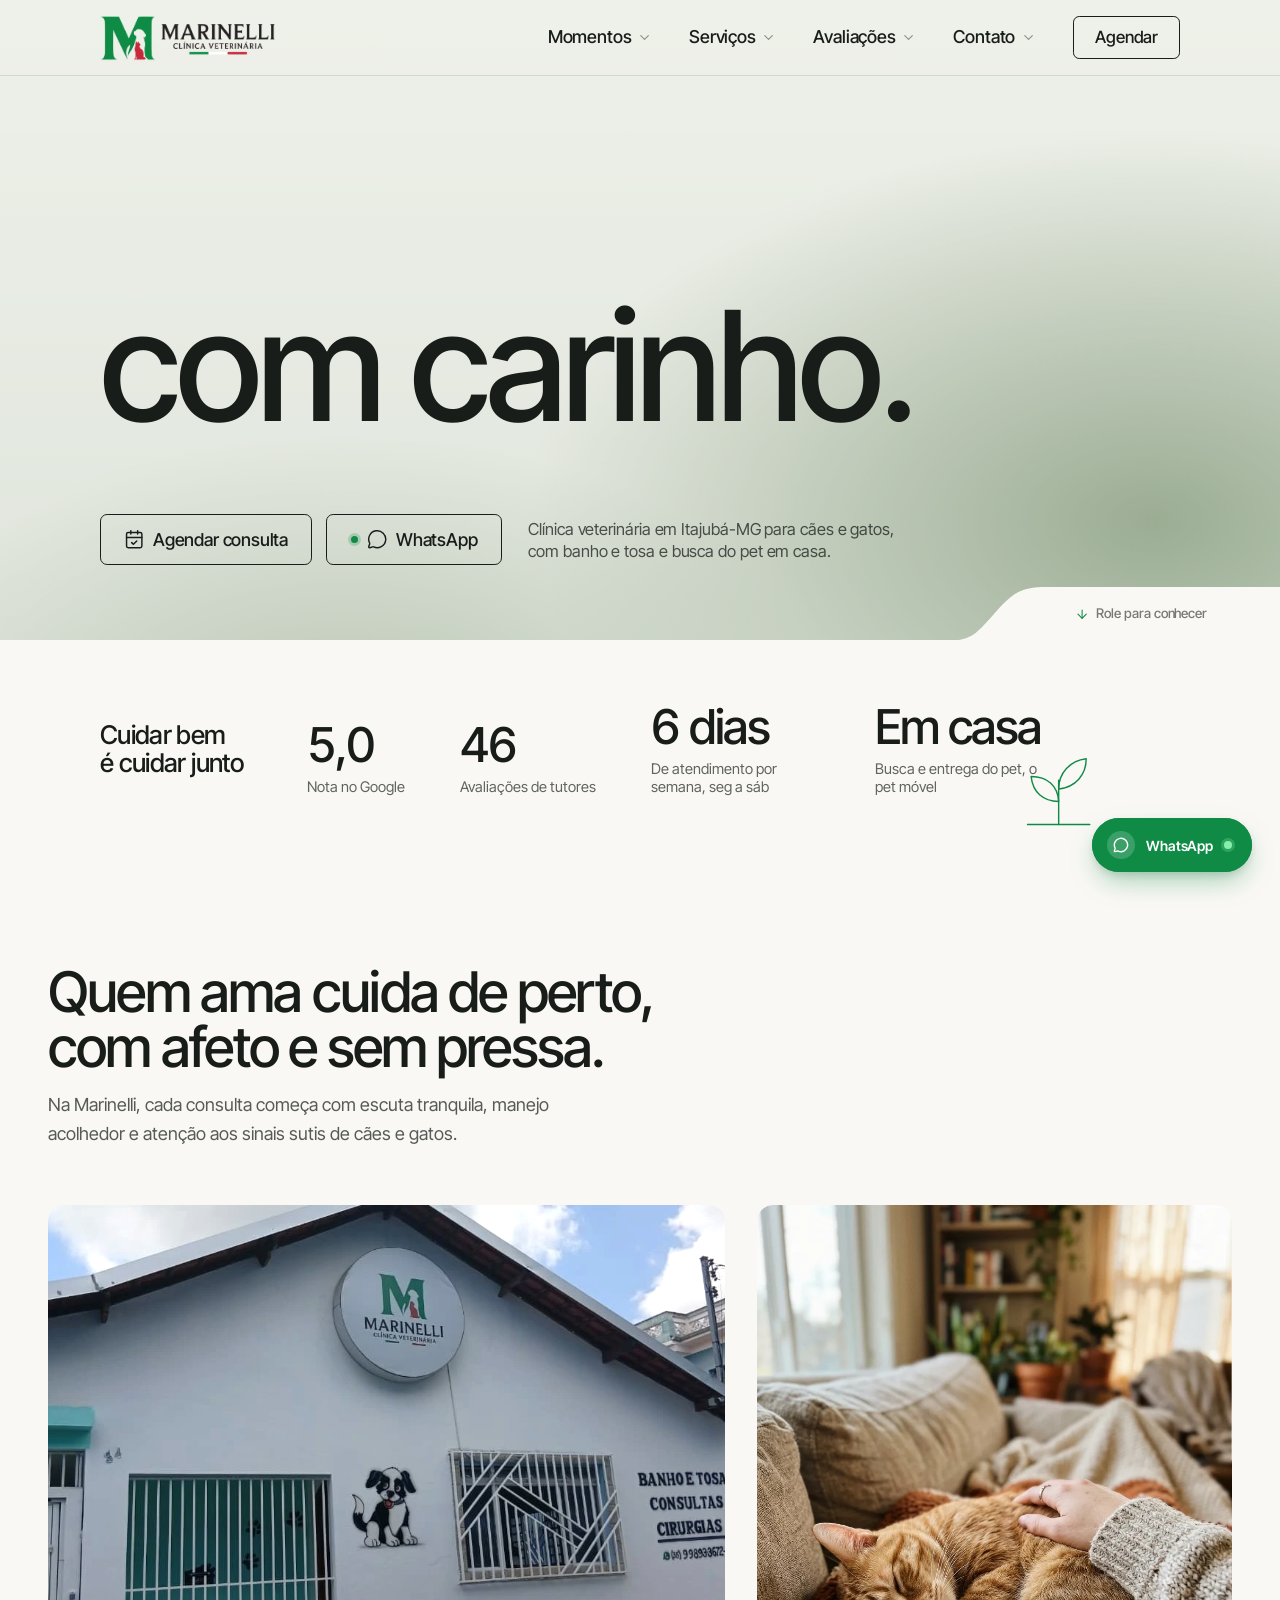
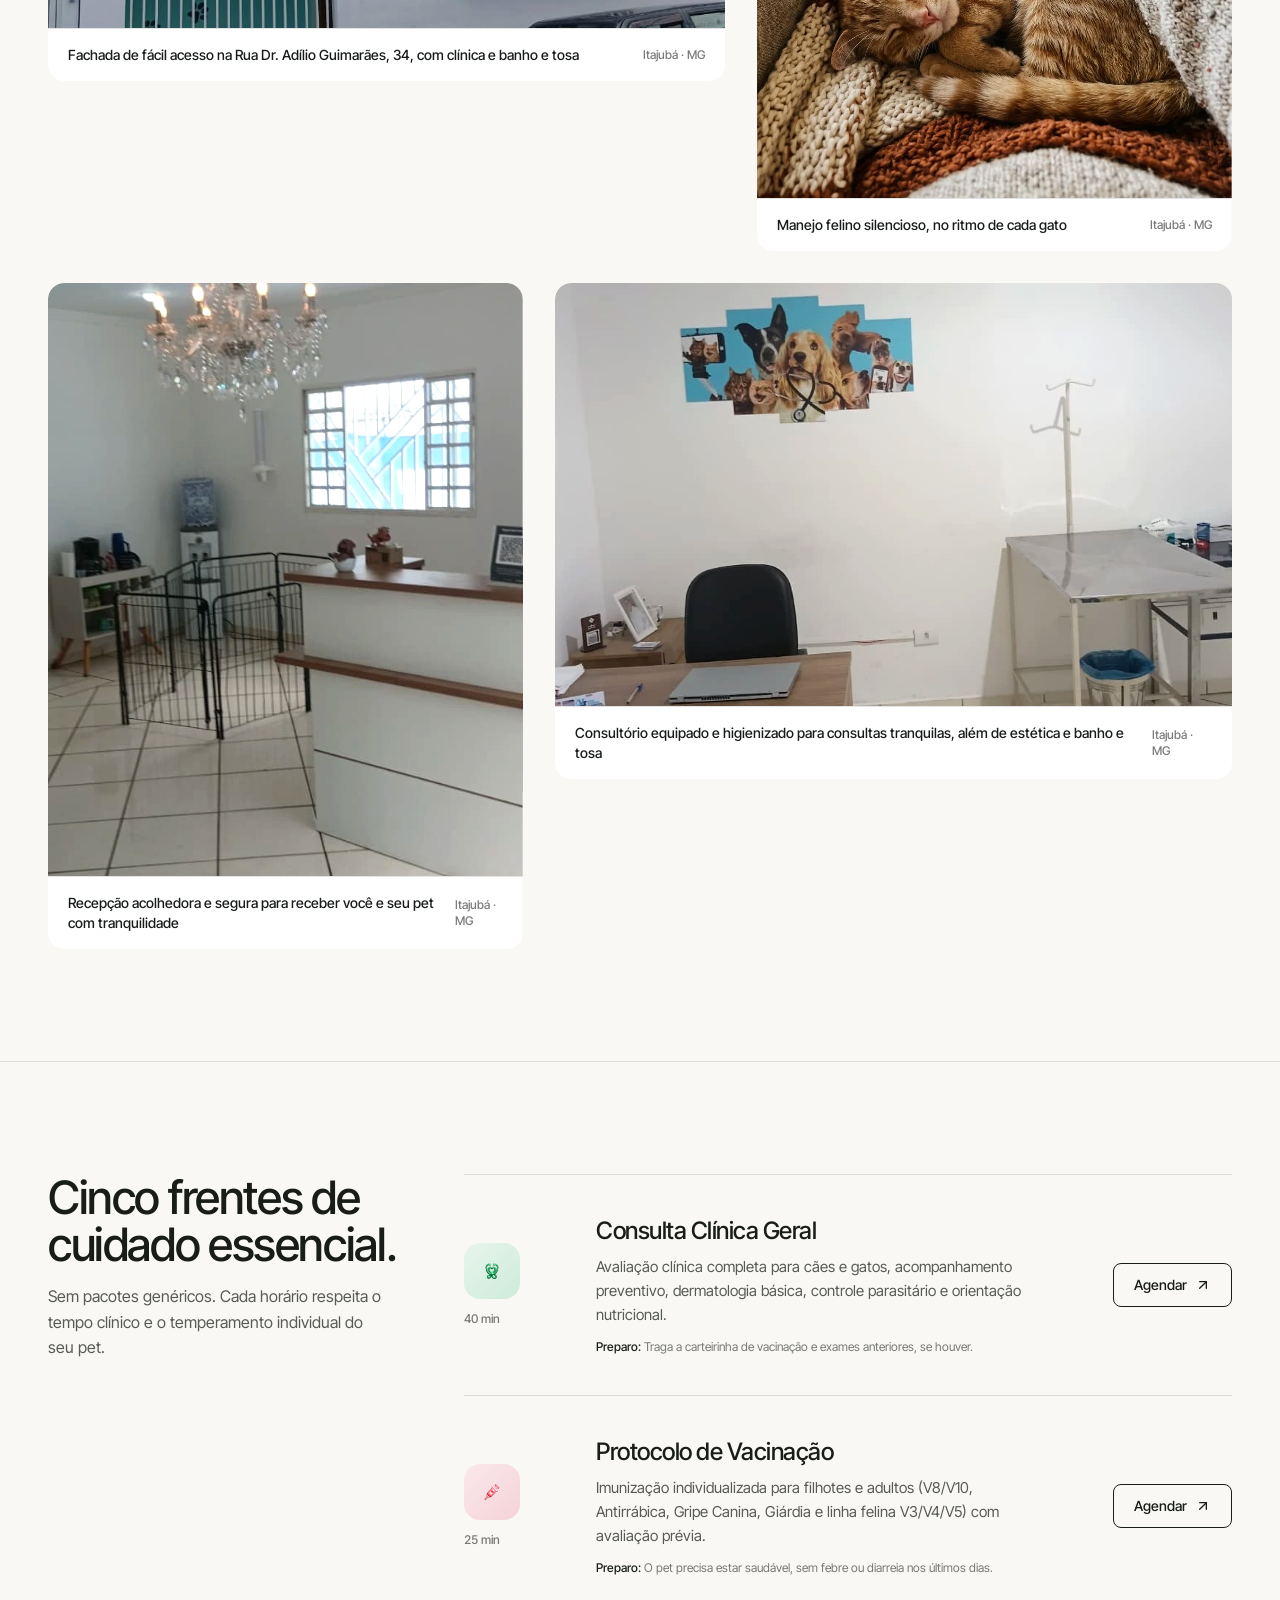
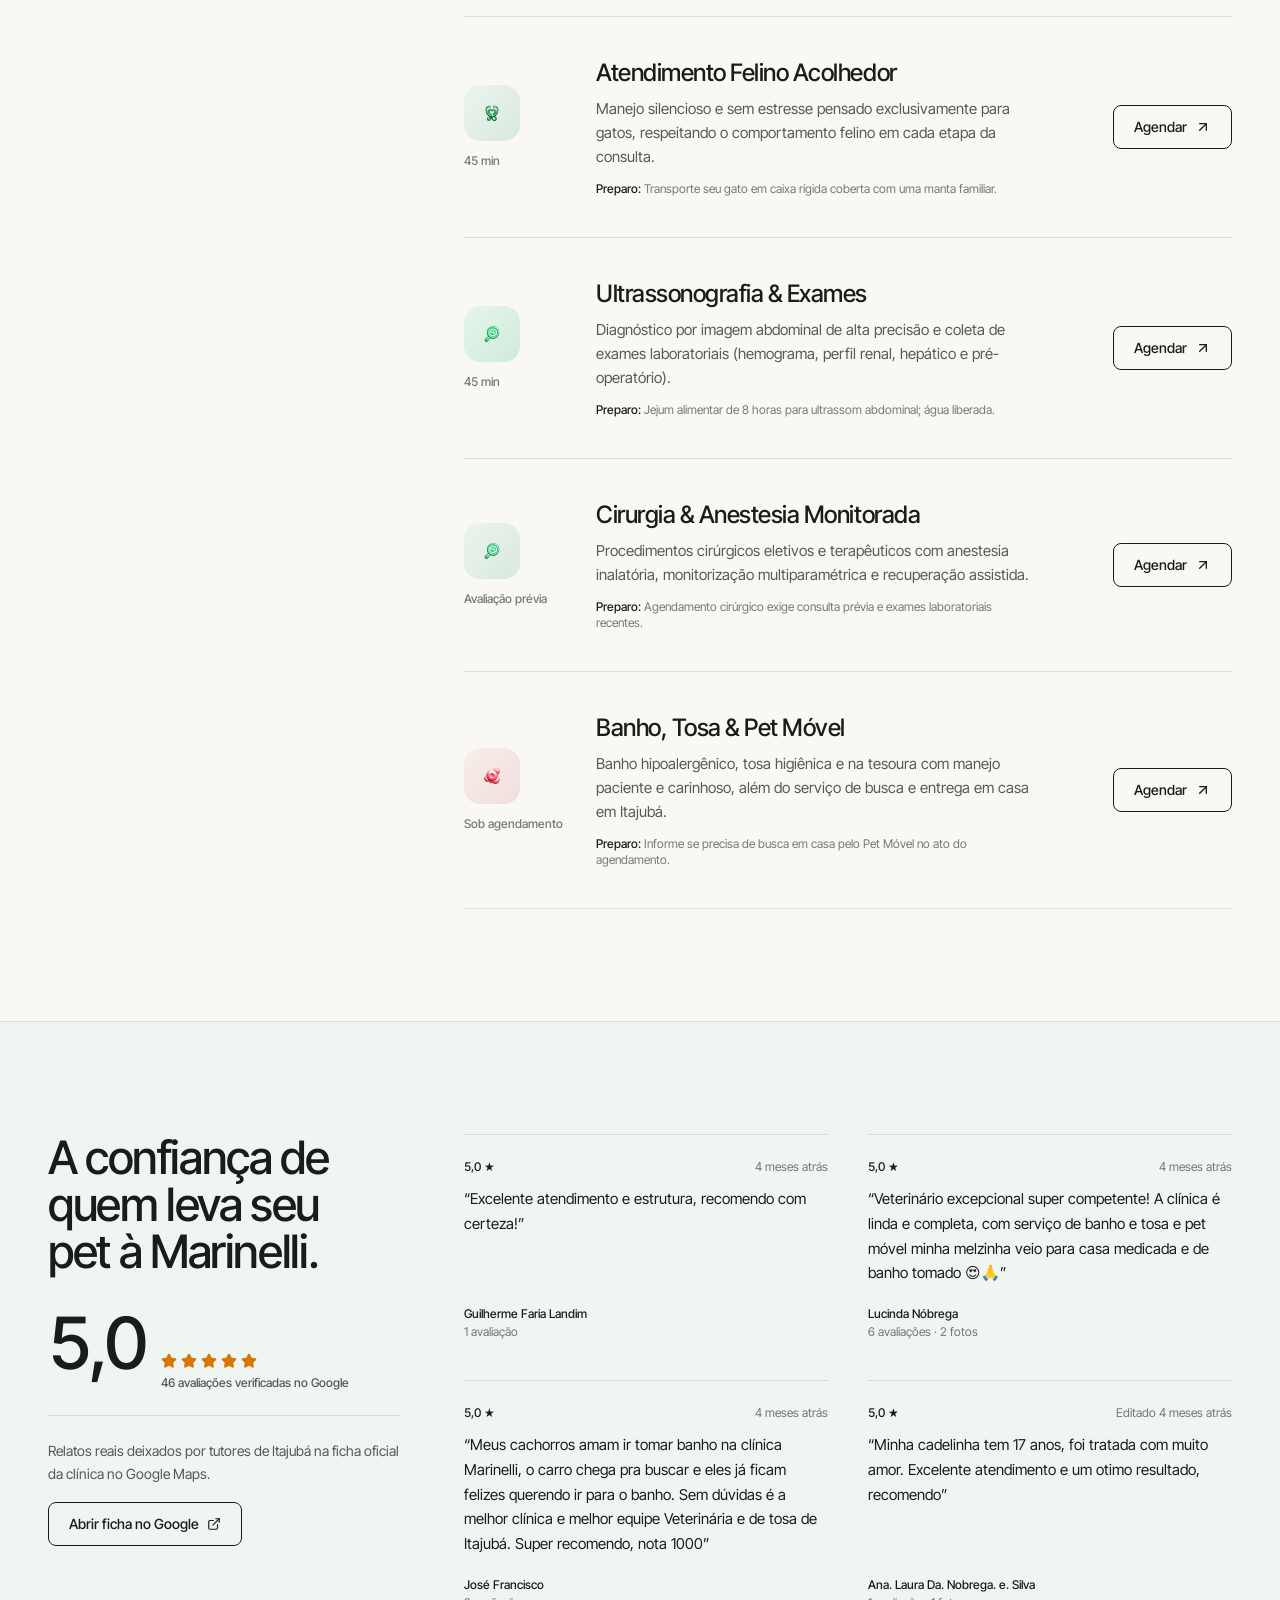
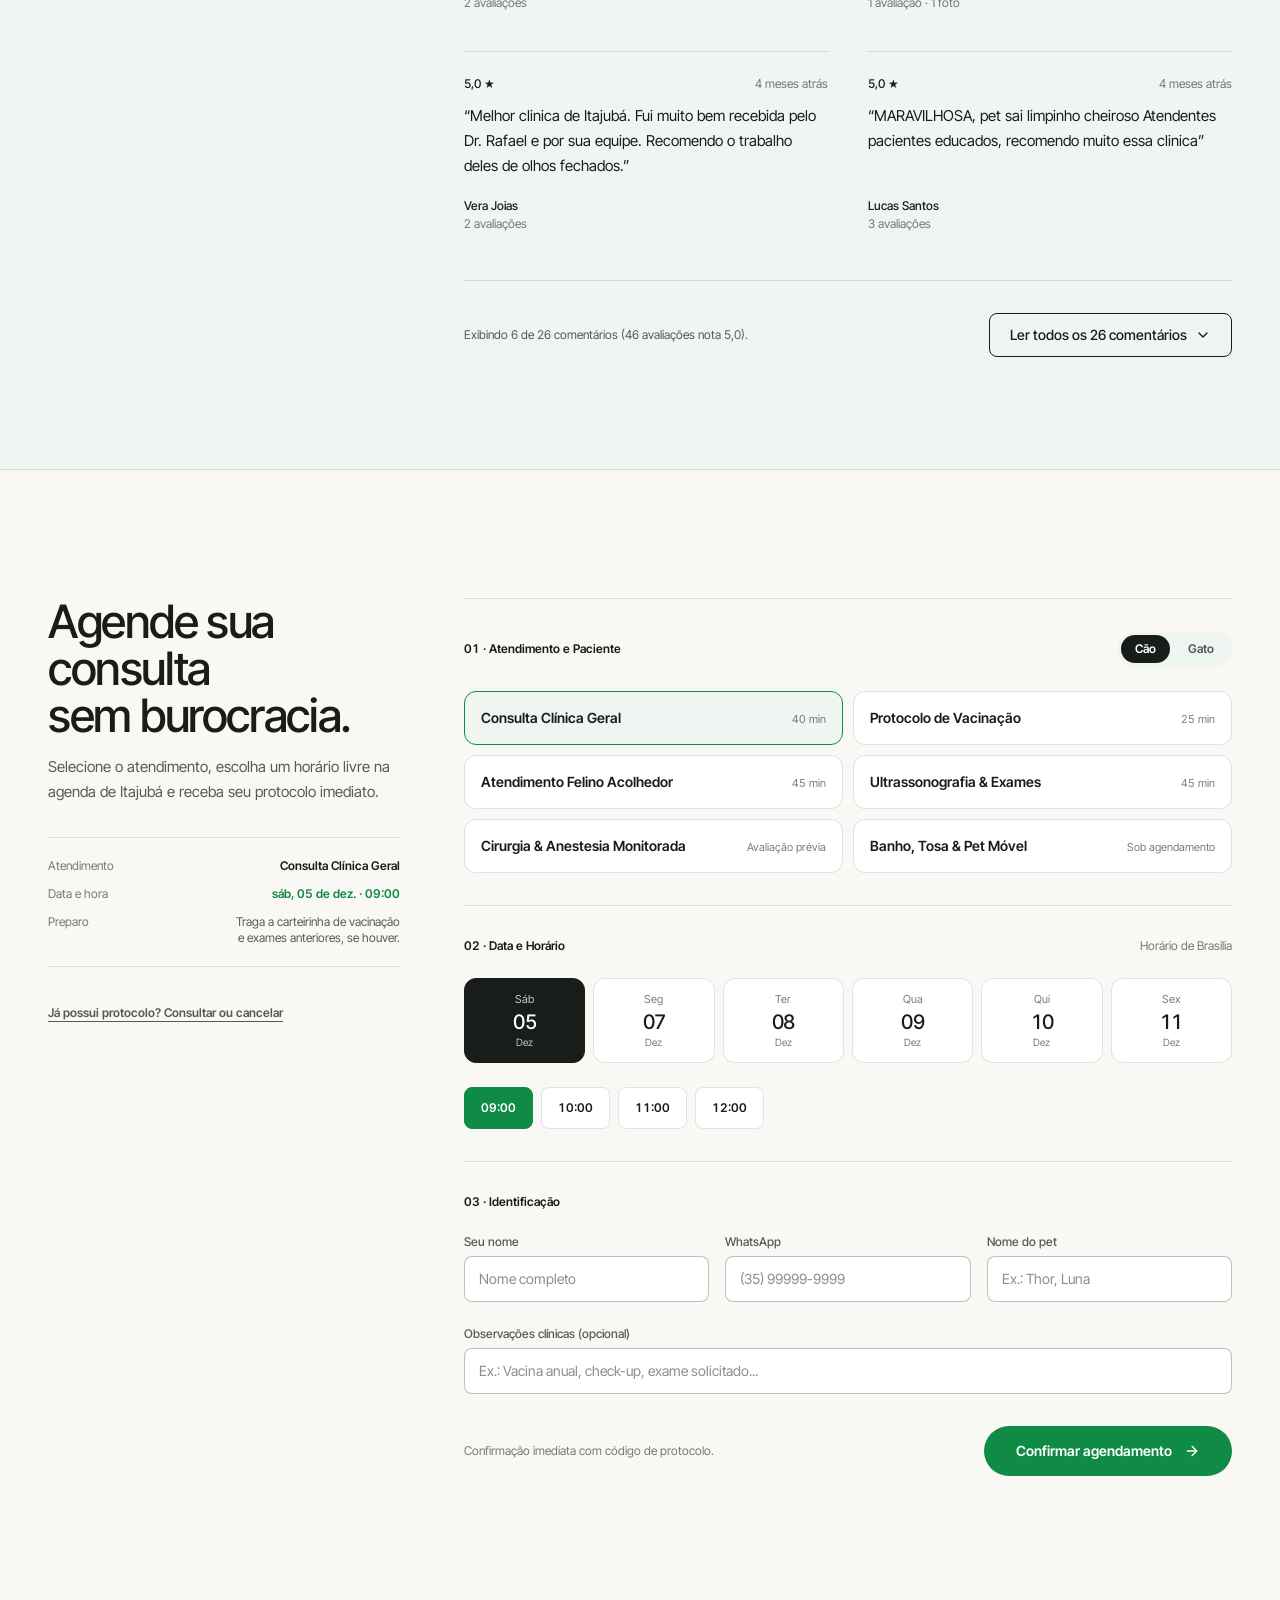
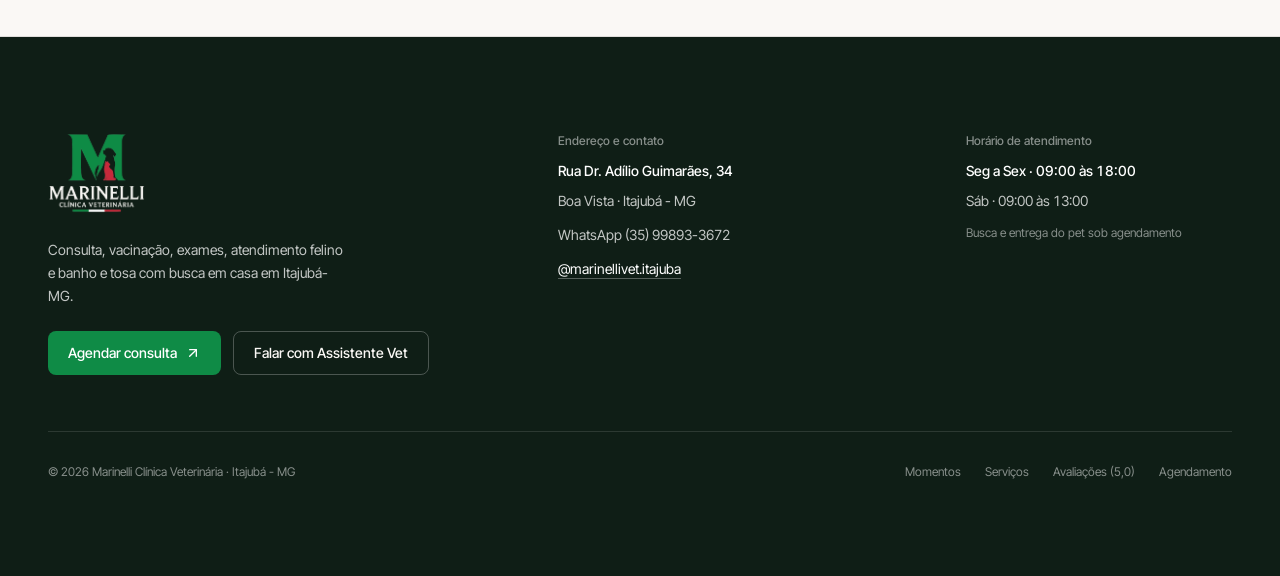
<file: index.html>
<!doctype html>
<html lang="pt-BR">
  <head>
    <meta charset="UTF-8" />
    <meta name="viewport" content="width=device-width, initial-scale=1.0" />
    <meta name="theme-color" content="#FBF6EF" />
    <title>Marinelli Clínica Veterinária — Itajubá, MG</title>
    <link rel="canonical" href="https://gui-landim.github.io/Clinica-Veterinaria-Marinelli/" />
    <meta
      name="description"
      content="Clínica veterinária para cães e gatos em Itajubá-MG (Bairro Boa Vista). Consultas, vacinas, exames, cirurgia e banho e tosa com busca em casa (Pet Móvel). Agende online."
    />

    <!-- Favicons quadrados (1:1 múltiplos de 48px exigidos pelo Google Search) -->
    <link rel="icon" type="image/png" sizes="48x48" href="./favicon-48x48.png" />
    <link rel="icon" type="image/png" sizes="96x96" href="./favicon-96x96.png" />
    <link rel="icon" type="image/png" sizes="192x192" href="./favicon-192x192.png" />
    <link rel="icon" type="image/png" sizes="512x512" href="./favicon-512x512.png" />
    <link rel="apple-touch-icon" sizes="180x180" href="./apple-touch-icon.png" />

    <!-- Open Graph / WhatsApp / Google Search Thumbnail -->
    <meta property="og:site_name" content="Marinelli Clínica Veterinária" />
    <meta property="og:locale" content="pt_BR" />
    <meta property="og:type" content="website" />
    <meta property="og:url" content="https://gui-landim.github.io/Clinica-Veterinaria-Marinelli/" />
    <meta property="og:title" content="Marinelli Clínica Veterinária — Itajubá, MG" />
    <meta
      property="og:description"
      content="Cuidado veterinário com carinho para cães e gatos em Itajubá-MG. Consultas, vacinação, exames e banho e tosa com busca em casa."
    />
    <meta
      property="og:image"
      content="https://gui-landim.github.io/Clinica-Veterinaria-Marinelli/assets/og-cover.jpg"
    />
    <meta property="og:image:type" content="image/jpeg" />
    <meta property="og:image:width" content="1200" />
    <meta property="og:image:height" content="630" />
    <meta
      property="og:image:alt"
      content="Marinelli Clínica Veterinária em Itajubá-MG — Cuidado com carinho para cães e gatos"
    />

    <!-- Twitter / X -->
    <meta name="twitter:card" content="summary_large_image" />
    <meta name="twitter:title" content="Marinelli Clínica Veterinária — Itajubá, MG" />
    <meta
      name="twitter:description"
      content="Cuidado veterinário com carinho para cães e gatos em Itajubá-MG. Agende online ou pelo WhatsApp."
    />
    <meta
      name="twitter:image"
      content="https://gui-landim.github.io/Clinica-Veterinaria-Marinelli/assets/og-cover.jpg"
    />

    <!-- Dados Estruturados do Google (Nome do Site, Foto de Capa, Endereço e Nota 5,0) -->
    <script type="application/ld+json">
      {
        "@context": "https://schema.org",
        "@graph": [
          {
            "@type": "WebSite",
            "@id": "https://gui-landim.github.io/Clinica-Veterinaria-Marinelli/#website",
            "url": "https://gui-landim.github.io/Clinica-Veterinaria-Marinelli/",
            "name": "Marinelli Clínica Veterinária",
            "alternateName": ["Marinelli Vet", "Clínica Veterinária Marinelli Itajubá"],
            "inLanguage": "pt-BR"
          },
          {
            "@type": "VeterinaryCare",
            "@id": "https://gui-landim.github.io/Clinica-Veterinaria-Marinelli/#clinic",
            "name": "Marinelli Clínica Veterinária",
            "url": "https://gui-landim.github.io/Clinica-Veterinaria-Marinelli/",
            "logo": "https://gui-landim.github.io/Clinica-Veterinaria-Marinelli/favicon-512x512.png",
            "image": [
              "https://gui-landim.github.io/Clinica-Veterinaria-Marinelli/assets/search-thumb.jpg",
              "https://gui-landim.github.io/Clinica-Veterinaria-Marinelli/assets/og-cover.jpg"
            ],
            "description": "Clínica veterinária em Itajubá-MG para cães e gatos. Consultas, vacinas, exames, cirurgias e banho e tosa com busca e entrega em casa (Pet Móvel).",
            "telephone": "+55-35-99893-3672",
            "address": {
              "@type": "PostalAddress",
              "streetAddress": "Rua Dr. Adílio Guimarães, 34",
              "addressLocality": "Itajubá",
              "addressRegion": "MG",
              "postalCode": "37500-000",
              "addressCountry": "BR"
            },
            "openingHoursSpecification": [
              {
                "@type": "OpeningHoursSpecification",
                "dayOfWeek": ["Monday", "Tuesday", "Wednesday", "Thursday", "Friday"],
                "opens": "09:00",
                "closes": "18:00"
              },
              {
                "@type": "OpeningHoursSpecification",
                "dayOfWeek": "Saturday",
                "opens": "09:00",
                "closes": "13:00"
              }
            ],
            "aggregateRating": {
              "@type": "AggregateRating",
              "ratingValue": "5.0",
              "reviewCount": "46",
              "bestRating": "5",
              "worstRating": "1"
            },
            "sameAs": [
              "https://www.instagram.com/marinellivet.itajuba/"
            ]
          }
        ]
      }
    </script>

    <link rel="preload" as="image" type="image/webp" href="./assets/icons/vacina.webp" />
    <link rel="preload" as="image" type="image/webp" href="./assets/pets/tabby.webp" />
    <script type="module" crossorigin src="./assets/index-Cqpt-H1K.js"></script>
    <link rel="stylesheet" crossorigin href="./assets/index-BNt7TWVx.css">
  </head>
  <body>
    <div id="root"></div>
  </body>
</html>
</file>
